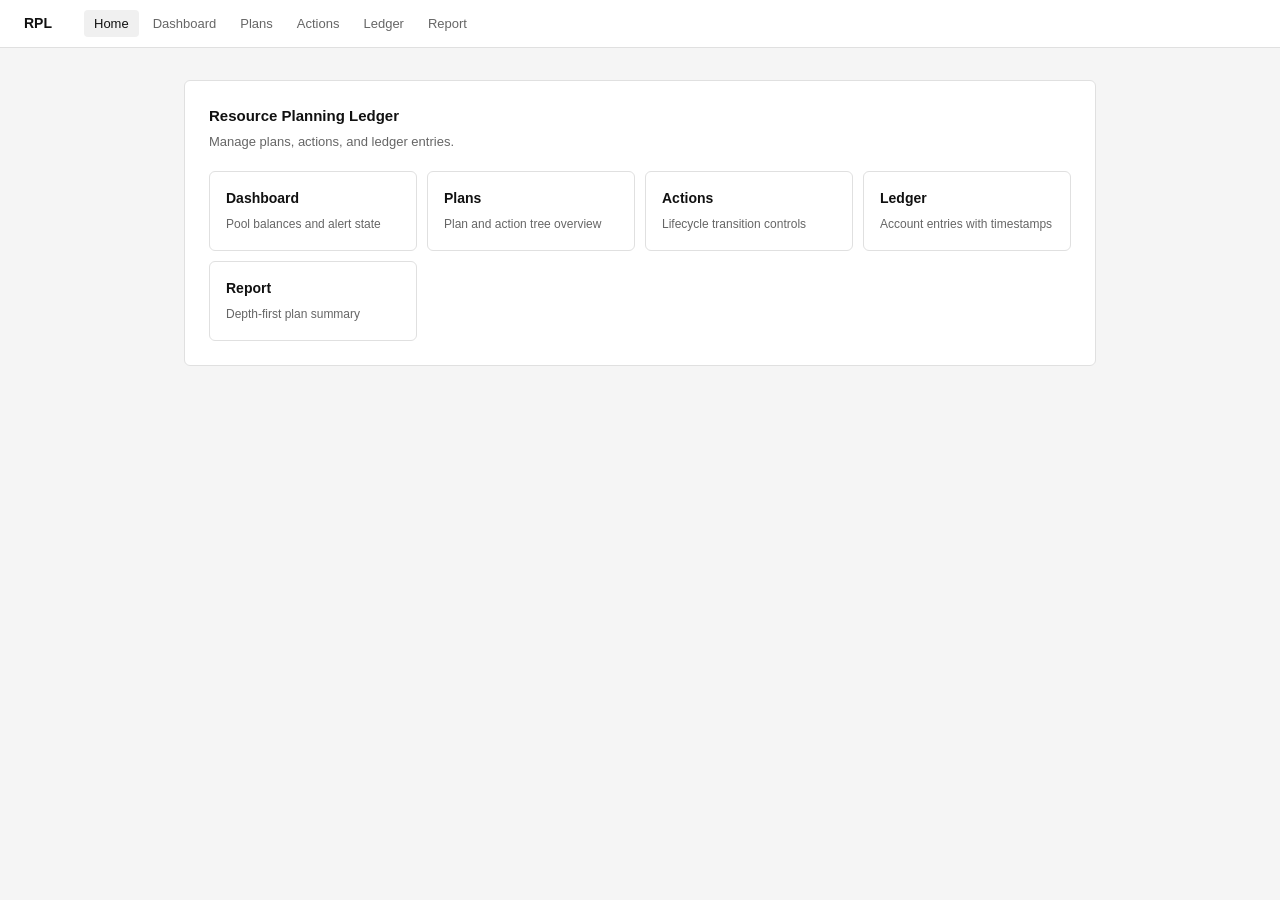
<file: index.html>
<!doctype html>
<html lang="en">
<head>
  <meta charset="UTF-8">
  <meta name="viewport" content="width=device-width, initial-scale=1.0">
  <title>Resource Planning Ledger</title>
  <link rel="stylesheet" href="styles.css">
</head>
<body class="page">
  <header class="topbar">
    <a class="brand" href="index.html">RPL</a>
    <nav>
      <a href="index.html" class="active">Home</a>
      <a href="dashboard.html">Dashboard</a>
      <a href="plan-view.html">Plans</a>
      <a href="action-detail.html">Actions</a>
      <a href="ledger-view.html">Ledger</a>
      <a href="report.html">Report</a>
    </nav>
  </header>
  <main class="main">
    <div class="card">
      <p class="card-title">Resource Planning Ledger</p>
      <p class="card-sub">Manage plans, actions, and ledger entries.</p>
      <div class="nav-grid">
        <a class="nav-tile" href="dashboard.html">
          <strong>Dashboard</strong>
          <span>Pool balances and alert state</span>
        </a>
        <a class="nav-tile" href="plan-view.html">
          <strong>Plans</strong>
          <span>Plan and action tree overview</span>
        </a>
        <a class="nav-tile" href="action-detail.html">
          <strong>Actions</strong>
          <span>Lifecycle transition controls</span>
        </a>
        <a class="nav-tile" href="ledger-view.html">
          <strong>Ledger</strong>
          <span>Account entries with timestamps</span>
        </a>
        <a class="nav-tile" href="report.html">
          <strong>Report</strong>
          <span>Depth-first plan summary</span>
        </a>
      </div>
    </div>
  </main>
</body>
</html>
</file>
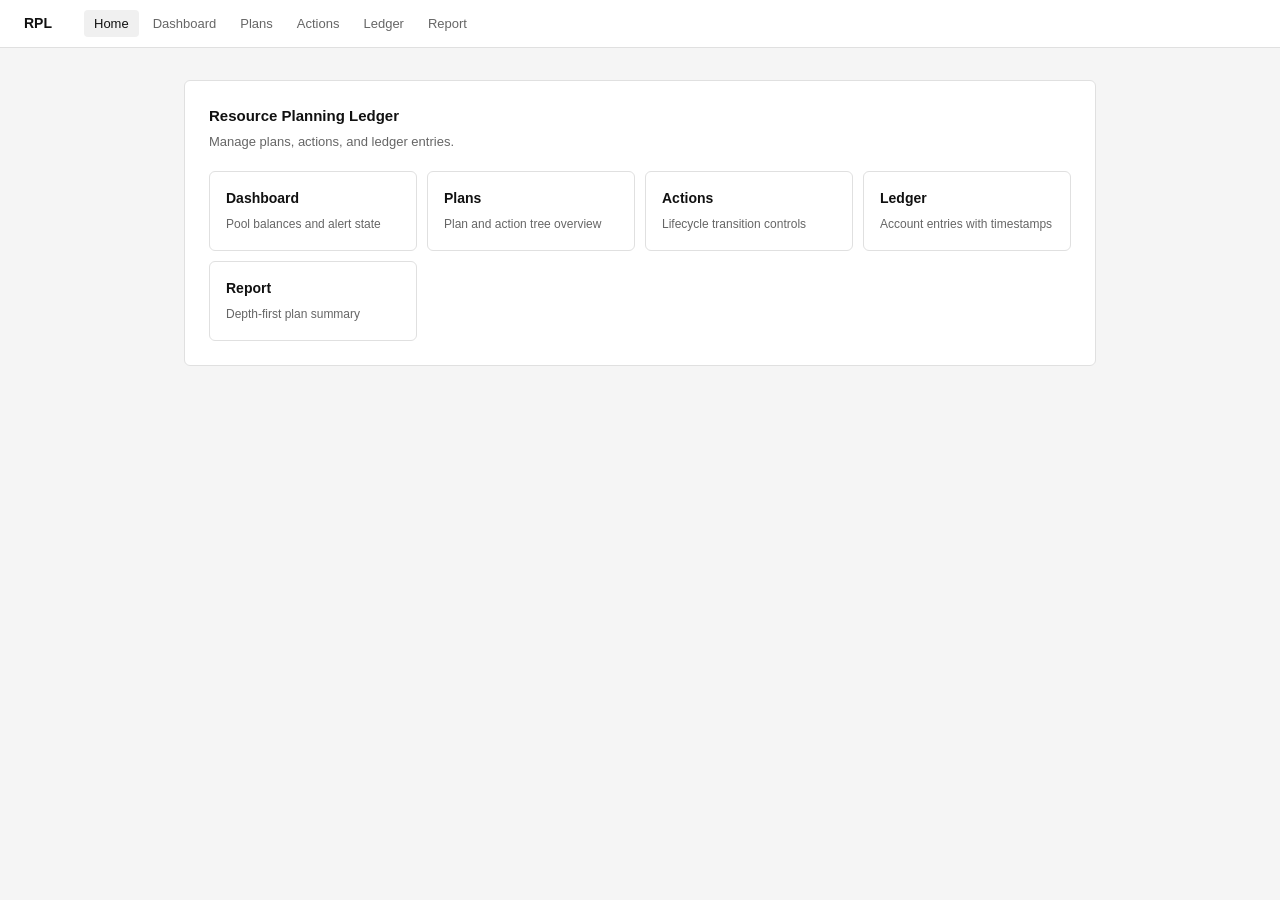
<file: frontend/index.html>
<!doctype html>
<html lang="en">
<head>
  <meta charset="UTF-8">
  <meta name="viewport" content="width=device-width, initial-scale=1.0">
  <title>Resource Planning Ledger</title>
  <link rel="stylesheet" href="styles.css">
  <script src="config.js"></script>
</head>
<body class="page">
  <header class="topbar">
    <a class="brand" href="index.html">RPL</a>
    <nav>
      <a href="index.html" class="active">Home</a>
      <a href="dashboard.html">Dashboard</a>
      <a href="plan-view.html">Plans</a>
      <a href="action-detail.html">Actions</a>
      <a href="ledger-view.html">Ledger</a>
      <a href="report.html">Report</a>
    </nav>
  </header>
  <main class="main">
    <div class="card">
      <p class="card-title">Resource Planning Ledger</p>
      <p class="card-sub">Manage plans, actions, and ledger entries.</p>
      <div class="nav-grid">
        <a class="nav-tile" href="dashboard.html">
          <strong>Dashboard</strong>
          <span>Pool balances and alert state</span>
        </a>
        <a class="nav-tile" href="plan-view.html">
          <strong>Plans</strong>
          <span>Plan and action tree overview</span>
        </a>
        <a class="nav-tile" href="action-detail.html">
          <strong>Actions</strong>
          <span>Lifecycle transition controls</span>
        </a>
        <a class="nav-tile" href="ledger-view.html">
          <strong>Ledger</strong>
          <span>Account entries with timestamps</span>
        </a>
        <a class="nav-tile" href="report.html">
          <strong>Report</strong>
          <span>Depth-first plan summary</span>
        </a>
      </div>
    </div>
  </main>
</body>
</html>
</file>
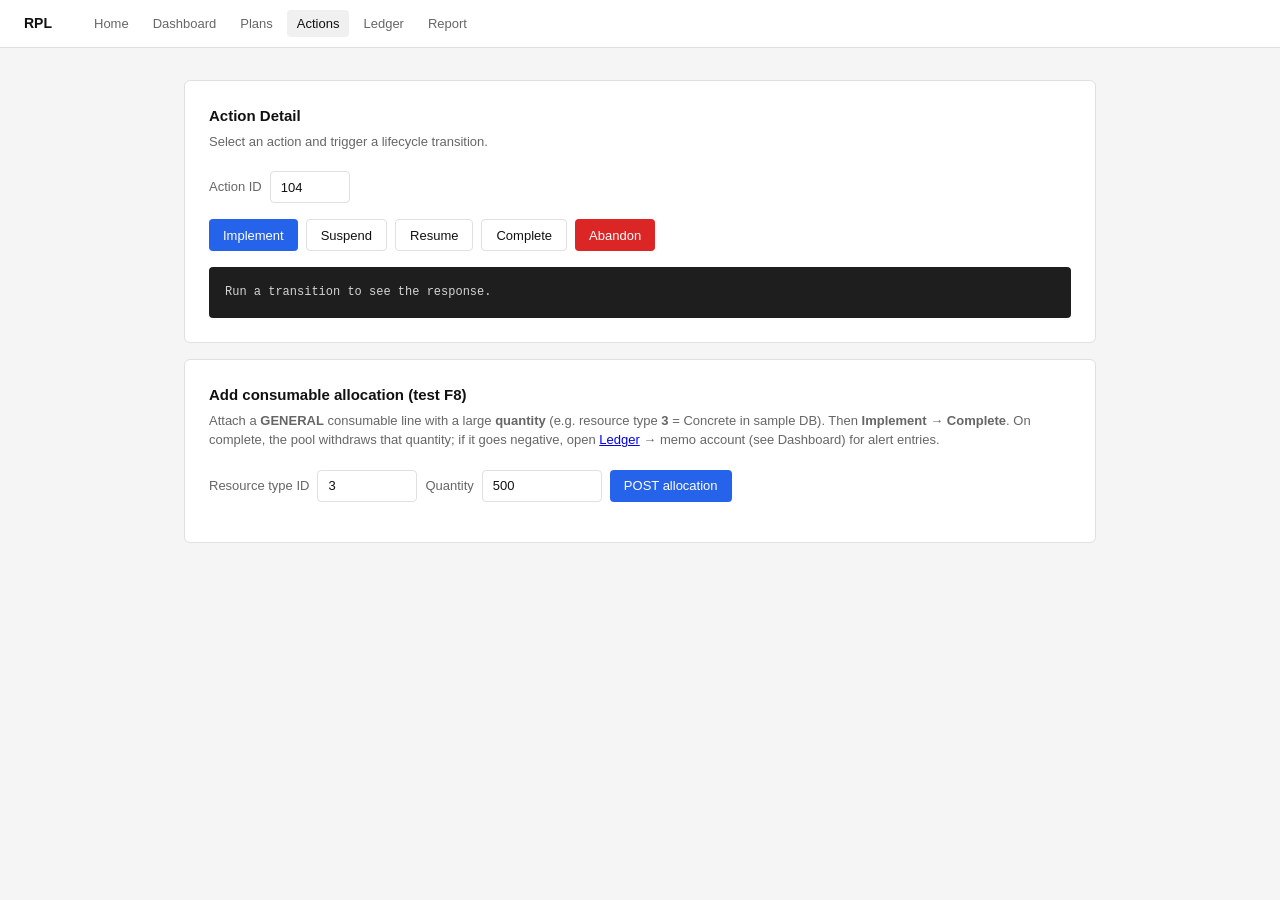
<file: action-detail.html>
<!doctype html>
<html lang="en">
<head>
  <meta charset="UTF-8">
  <meta name="viewport" content="width=device-width, initial-scale=1.0">
  <title>Actions — RPL</title>
  <link rel="stylesheet" href="styles.css">
</head>
<body class="page">
  <header class="topbar">
    <a class="brand" href="index.html">RPL</a>
    <nav>
      <a href="index.html">Home</a>
      <a href="dashboard.html">Dashboard</a>
      <a href="plan-view.html">Plans</a>
      <a href="action-detail.html" class="active">Actions</a>
      <a href="ledger-view.html">Ledger</a>
      <a href="report.html">Report</a>
    </nav>
  </header>
  <main class="main">
    <div class="card">
      <p class="card-title">Action Detail</p>
      <p class="card-sub">Select an action and trigger a lifecycle transition.</p>
      <div class="field">
        <label for="actionId">Action ID</label>
        <input id="actionId" type="number" value="104" min="1">
      </div>
      <div class="actions-row">
        <button class="btn btn-primary" onclick="transition('implement')">Implement</button>
        <button class="btn btn-ghost"   onclick="suspendAction()">Suspend</button>
        <button class="btn btn-ghost"   onclick="transition('resume')">Resume</button>
        <button class="btn btn-ghost"   onclick="transition('complete')">Complete</button>
        <button class="btn btn-danger"  onclick="transition('abandon')">Abandon</button>
      </div>
      <pre id="output">Run a transition to see the response.</pre>
    </div>
    <div class="card">
      <p class="card-title">Add consumable allocation (test F8)</p>
      <p class="card-sub">Attach a <strong>GENERAL</strong> consumable line with a large <strong>quantity</strong> (e.g. resource type <strong>3</strong> = Concrete in sample DB). Then <strong>Implement</strong> → <strong>Complete</strong>. On complete, the pool withdraws that quantity; if it goes negative, open <a href="ledger-view.html">Ledger</a> → memo account (see Dashboard) for alert entries.</p>
      <div class="field">
        <label for="resTypeId">Resource type ID</label>
        <input id="resTypeId" type="number" value="3" min="1" style="width:100px">
        <label for="allocQty">Quantity</label>
        <input id="allocQty" type="number" value="500" min="0.01" step="any" style="width:120px">
        <button class="btn btn-primary" onclick="addAllocation()">POST allocation</button>
      </div>
    </div>
  </main>
  <script>
    const API_BASE = "https://project4-backened.onrender.com";

    async function transition(eventName) {
      const id = document.getElementById("actionId").value;
      const out = document.getElementById("output");
      out.textContent = "Loading...";
      try {
        const res = await fetch(`${API_BASE}/api/actions/${id}/${eventName}`, { method: "POST" });
        const text = await res.text();
        out.textContent = text;
        try {
          out.textContent = JSON.stringify(JSON.parse(text), null, 2);
        } catch { /* leave raw */ }
      } catch (e) {
        out.textContent = "Error: " + e.message;
      }
    }

    async function suspendAction() {
      const id = document.getElementById("actionId").value;
      const out = document.getElementById("output");
      out.textContent = "Loading...";
      try {
        const res = await fetch(`${API_BASE}/api/actions/${id}/suspend`, {
          method: "POST",
          headers: { "Content-Type": "application/json" },
          body: JSON.stringify({ reason: "Paused from UI test" })
        });
        const text = await res.text();
        try {
          out.textContent = JSON.stringify(JSON.parse(text), null, 2);
        } catch {
          out.textContent = text;
        }
      } catch (e) {
        out.textContent = "Error: " + e.message;
      }
    }

    async function addAllocation() {
      const id = document.getElementById("actionId").value;
      const resourceTypeId = Number(document.getElementById("resTypeId").value);
      const quantity = Number(document.getElementById("allocQty").value);
      const out = document.getElementById("output");
      out.textContent = "Loading...";
      try {
        const res = await fetch(`${API_BASE}/api/actions/${id}/allocations`, {
          method: "POST",
          headers: { "Content-Type": "application/json" },
          body: JSON.stringify({
            resourceTypeId,
            quantity,
            kind: "GENERAL",
            assetId: null
          })
        });
        const text = await res.text();
        try {
          out.textContent = JSON.stringify(JSON.parse(text), null, 2);
        } catch {
          out.textContent = text;
        }
      } catch (e) {
        out.textContent = "Error: " + e.message;
      }
    }
  </script>
</body>
</html>
</file>
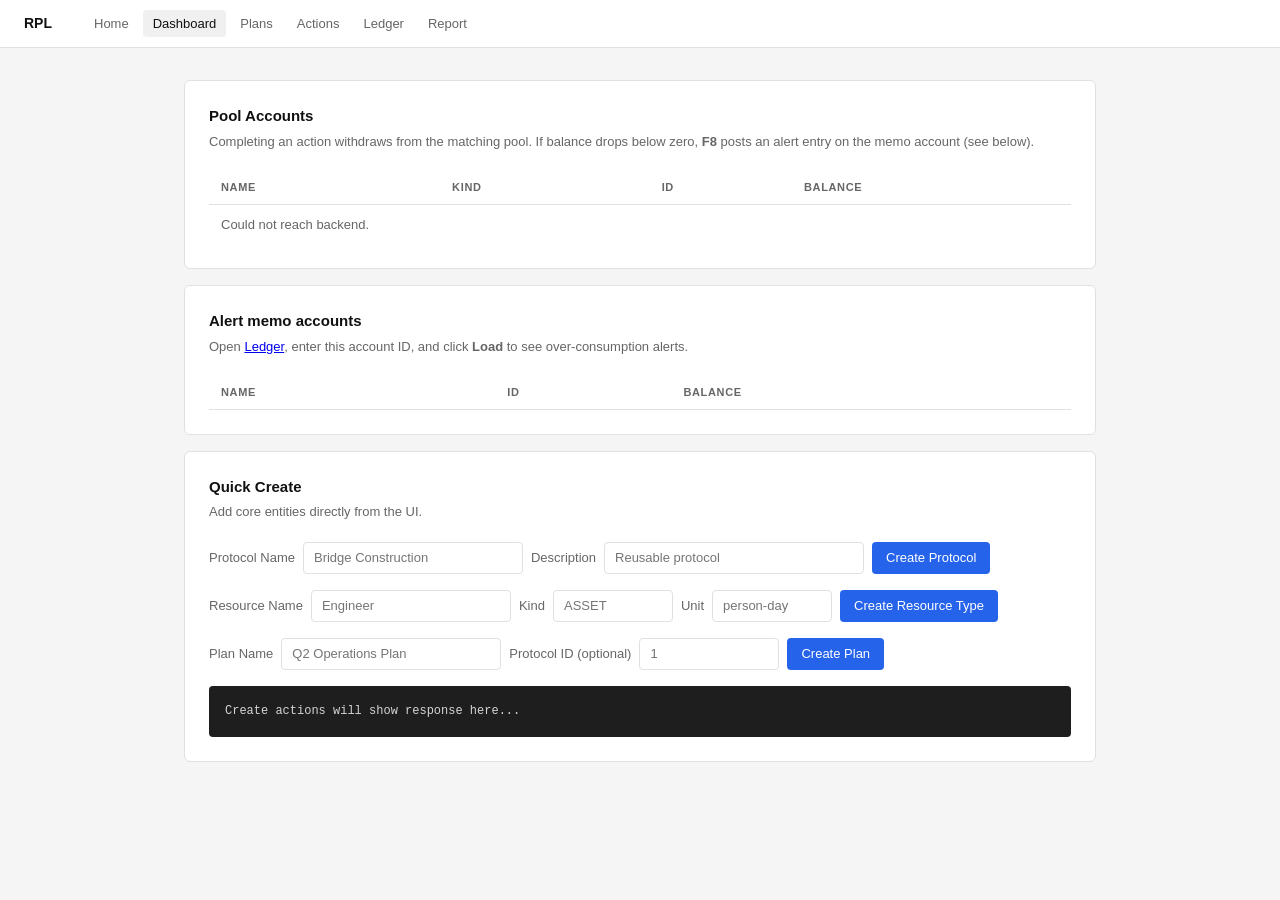
<file: dashboard.html>
<!doctype html>
<html lang="en">
<head>
  <meta charset="UTF-8">
  <meta name="viewport" content="width=device-width, initial-scale=1.0">
  <title>Dashboard — RPL</title>
  <link rel="stylesheet" href="styles.css">
</head>
<body class="page">
  <header class="topbar">
    <a class="brand" href="index.html">RPL</a>
    <nav>
      <a href="index.html">Home</a>
      <a href="dashboard.html" class="active">Dashboard</a>
      <a href="plan-view.html">Plans</a>
      <a href="action-detail.html">Actions</a>
      <a href="ledger-view.html">Ledger</a>
      <a href="report.html">Report</a>
    </nav>
  </header>
  <main class="main">
    <div class="card">
      <p class="card-title">Pool Accounts</p>
      <p class="card-sub">Completing an action withdraws from the matching pool. If balance drops below zero, <strong>F8</strong> posts an alert entry on the memo account (see below).</p>
      <div id="alert" class="alert">One or more pool balances are below zero.</div>
      <table>
        <thead>
          <tr>
            <th>Name</th>
            <th>Kind</th>
            <th>ID</th>
            <th>Balance</th>
          </tr>
        </thead>
        <tbody id="rows"></tbody>
      </table>
    </div>
    <div class="card">
      <p class="card-title">Alert memo accounts </p>
      <p class="card-sub">Open <a href="ledger-view.html">Ledger</a>, enter this account ID, and click <strong>Load</strong> to see over-consumption alerts.</p>
      <table>
        <thead>
          <tr>
            <th>Name</th>
            <th>ID</th>
            <th>Balance</th>
          </tr>
        </thead>
        <tbody id="memoRows"></tbody>
      </table>
    </div>
    <div class="card">
      <p class="card-title">Quick Create</p>
      <p class="card-sub">Add core entities directly from the UI.</p>

      <div class="field">
        <label>Protocol Name</label>
        <input id="protocolName" type="text" style="width:220px" placeholder="Bridge Construction">
        <label>Description</label>
        <input id="protocolDesc" type="text" style="width:260px" placeholder="Reusable protocol">
        <button class="btn btn-primary" onclick="createProtocol()">Create Protocol</button>
      </div>

      <div class="field">
        <label>Resource Name</label>
        <input id="resourceName" type="text" style="width:200px" placeholder="Engineer">
        <label>Kind</label>
        <input id="resourceKind" type="text" style="width:120px" placeholder="ASSET">
        <label>Unit</label>
        <input id="resourceUnit" type="text" style="width:120px" placeholder="person-day">
        <button class="btn btn-primary" onclick="createResourceType()">Create Resource Type</button>
      </div>

      <div class="field">
        <label>Plan Name</label>
        <input id="planName" type="text" style="width:220px" placeholder="Q2 Operations Plan">
        <label>Protocol ID (optional)</label>
        <input id="planProtocolId" type="number" min="1" style="width:140px" placeholder="1">
        <button class="btn btn-primary" onclick="createPlan()">Create Plan</button>
      </div>

      <pre id="opsOutput">Create actions will show response here...</pre>
    </div>
  </main>
  <script>
    const API_BASE = "https://project4-backened.onrender.com";

    async function load() {
      const rows = document.getElementById("rows");
      const alertEl = document.getElementById("alert");
      let hasNegative = false;

      try {
        const accounts = await fetch(`${API_BASE}/api/accounts`).then(r => r.json());
        rows.innerHTML = "";
        const memoRows = document.getElementById("memoRows");
        memoRows.innerHTML = "";

        accounts.filter(a => a.kind === "POOL").forEach(a => {
          const balance = Number(a.balance ?? 0);
          if (balance < 0) hasNegative = true;
          const tr = document.createElement("tr");
          tr.innerHTML = `
            <td>${a.name}</td>
            <td><span class="badge badge-pool">${a.kind}</span></td>
            <td>${a.id}</td>
            <td class="${balance < 0 ? "negative" : "positive"}">${balance.toFixed(2)}</td>`;
          rows.appendChild(tr);
        });

        accounts.filter(a => a.kind === "ALERT_MEMO").forEach(a => {
          const balance = Number(a.balance ?? 0);
          const tr = document.createElement("tr");
          tr.innerHTML = `
            <td>${a.name}</td>
            <td>${a.id}</td>
            <td class="positive">${balance.toFixed(2)}</td>`;
          memoRows.appendChild(tr);
        });
        if (!memoRows.childElementCount) {
          memoRows.innerHTML = `<tr><td colspan="3" style="color:var(--muted)">No ALERT_MEMO accounts (create a resource type to auto-create pool + memo + rule).</td></tr>`;
        }
      } catch {
        rows.innerHTML = `<tr><td colspan="3" style="color:var(--muted)">Could not reach backend.</td></tr>`;
      }

      alertEl.style.display = hasNegative ? "block" : "none";
    }

    async function postJson(url, body) {
      const res = await fetch(url, {
        method: "POST",
        headers: { "Content-Type": "application/json" },
        body: JSON.stringify(body)
      });
      const data = await res.json().catch(() => ({}));
      if (!res.ok) {
        throw new Error(data.error || `Request failed (${res.status})`);
      }
      return data;
    }

    async function createProtocol() {
      const output = document.getElementById("opsOutput");
      try {
        const name = document.getElementById("protocolName").value.trim();
        const description = document.getElementById("protocolDesc").value.trim();
        const data = await postJson(`${API_BASE}/api/protocols`, { name, description });
        output.textContent = `Protocol created:\n${JSON.stringify(data, null, 2)}`;
      } catch (e) {
        output.textContent = `Error: ${e.message}`;
      }
    }

    async function createResourceType() {
      const output = document.getElementById("opsOutput");
      try {
        const name = document.getElementById("resourceName").value.trim();
        const kind = document.getElementById("resourceKind").value.trim().toUpperCase();
        const unit = document.getElementById("resourceUnit").value.trim();
        const data = await postJson(`${API_BASE}/api/resource-types`, { name, kind, unit });
        output.textContent = `Resource type created:\n${JSON.stringify(data, null, 2)}`;
        load();
      } catch (e) {
        output.textContent = `Error: ${e.message}`;
      }
    }

    async function createPlan() {
      const output = document.getElementById("opsOutput");
      try {
        const name = document.getElementById("planName").value.trim();
        const protocolIdRaw = document.getElementById("planProtocolId").value.trim();
        const protocolId = protocolIdRaw ? Number(protocolIdRaw) : null;
        const data = await postJson(`${API_BASE}/api/plans`, { name, protocolId, parentPlanId: null });
        output.textContent = `Plan created:\n${JSON.stringify(data, null, 2)}`;
      } catch (e) {
        output.textContent = `Error: ${e.message}`;
      }
    }

    load();
    setInterval(load, 10000);
  </script>
</body>
</html>
</file>
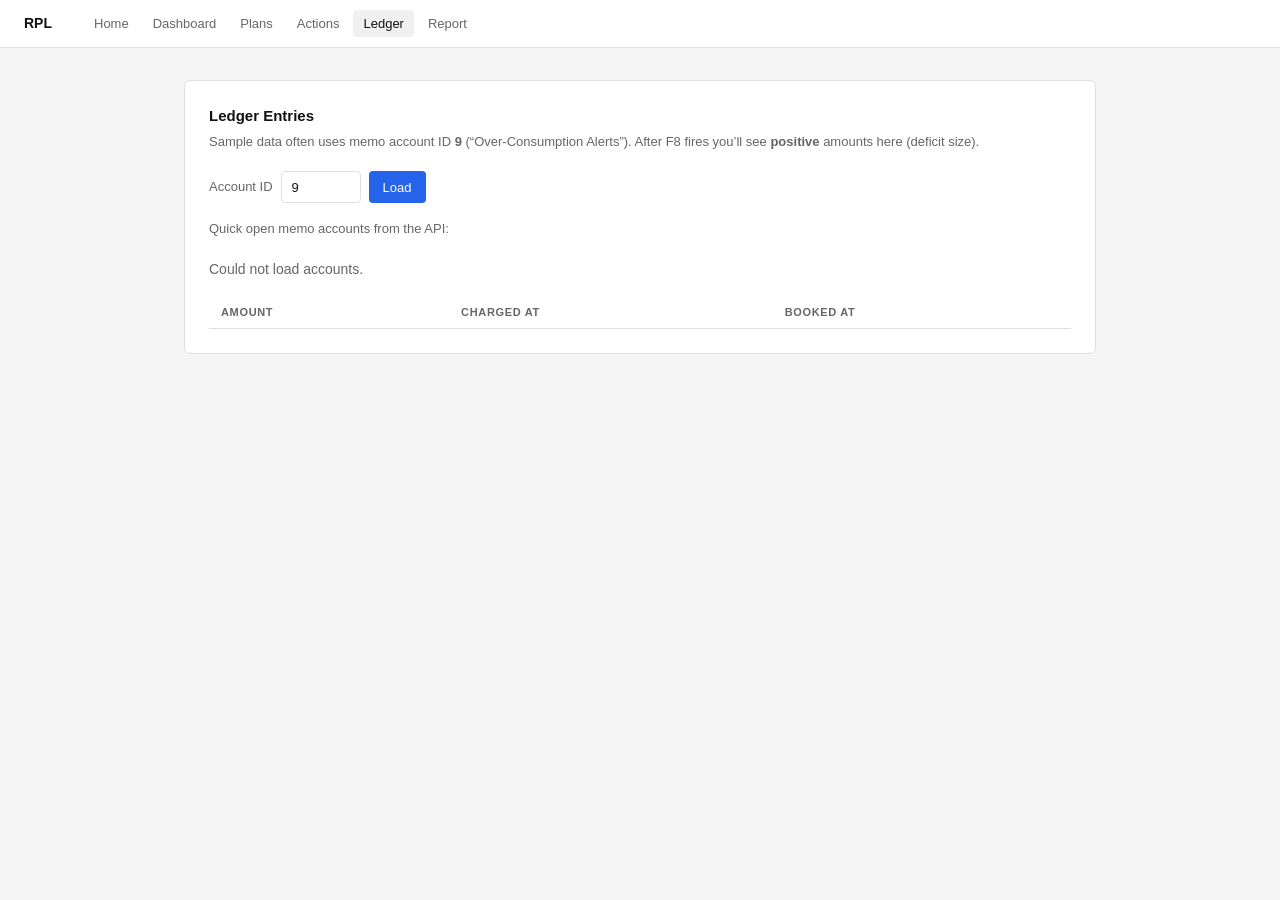
<file: ledger-view.html>
<!doctype html>
<html lang="en">
<head>
  <meta charset="UTF-8">
  <meta name="viewport" content="width=device-width, initial-scale=1.0">
  <title>Ledger — RPL</title>
  <link rel="stylesheet" href="styles.css">
</head>
<body class="page">
  <header class="topbar">
    <a class="brand" href="index.html">RPL</a>
    <nav>
      <a href="index.html">Home</a>
      <a href="dashboard.html">Dashboard</a>
      <a href="plan-view.html">Plans</a>
      <a href="action-detail.html">Actions</a>
      <a href="ledger-view.html" class="active">Ledger</a>
      <a href="report.html">Report</a>
    </nav>
  </header>
  <main class="main">
    <div class="card">
      <p class="card-title">Ledger Entries</p>
      <p class="card-sub">Sample data often uses memo account ID <strong>9</strong> (“Over-Consumption Alerts”). After F8 fires you’ll see <strong>positive</strong> amounts here (deficit size).</p>
      <div class="field">
        <label for="accountId">Account ID</label>
        <input id="accountId" type="number" value="9" min="1">
        <button class="btn btn-primary" onclick="loadEntries()">Load</button>
      </div>
      <p class="card-sub">Quick open memo accounts from the API:</p>
      <div id="memoShortcuts" class="field" style="flex-wrap:wrap;gap:8px"></div>
      <table>
        <thead>
          <tr>
            <th>Amount</th>
            <th>Charged At</th>
            <th>Booked At</th>
          </tr>
        </thead>
        <tbody id="entries"></tbody>
      </table>
    </div>
  </main>
  <script>
    const API_BASE = "https://project4-backened.onrender.com";

    async function loadMemoShortcuts() {
      const wrap = document.getElementById("memoShortcuts");
      wrap.innerHTML = "";
      try {
        const accounts = await fetch(`${API_BASE}/api/accounts`).then(r => r.json());
        accounts.filter(a => a.kind === "ALERT_MEMO").forEach(a => {
          const b = document.createElement("button");
          b.type = "button";
          b.className = "btn btn-ghost";
          b.textContent = `${a.name} (id ${a.id})`;
          b.onclick = () => {
            document.getElementById("accountId").value = a.id;
            loadEntries();
          };
          wrap.appendChild(b);
        });
        if (!wrap.childElementCount) {
          wrap.innerHTML = `<span style="color:var(--muted)">No ALERT_MEMO accounts returned.</span>`;
        }
      } catch {
        wrap.innerHTML = `<span style="color:var(--muted)">Could not load accounts.</span>`;
      }
    }

    async function loadEntries() {
      const id = document.getElementById("accountId").value;
      const tbody = document.getElementById("entries");
      tbody.innerHTML = "";
      try {
        const entries = await fetch(`${API_BASE}/api/accounts/${id}/entries`).then(r => r.json());
        if (!entries.length) {
          tbody.innerHTML = `<tr><td colspan="3" style="color:var(--muted)">No entries found.</td></tr>`;
          return;
        }
        entries.forEach(e => {
          const amount = Number(e.amount);
          const row = document.createElement("tr");
          row.innerHTML = `
            <td class="${amount < 0 ? "negative" : "positive"}">${amount.toFixed(2)}</td>
            <td>${e.chargedAt ?? "—"}</td>
            <td>${e.bookedAt ?? "—"}</td>`;
          tbody.appendChild(row);
        });
      } catch {
        tbody.innerHTML = `<tr><td colspan="3" style="color:var(--muted)">Could not reach backend.</td></tr>`;
      }
    }

    loadMemoShortcuts();
  </script>
</body>
</html>
</file>
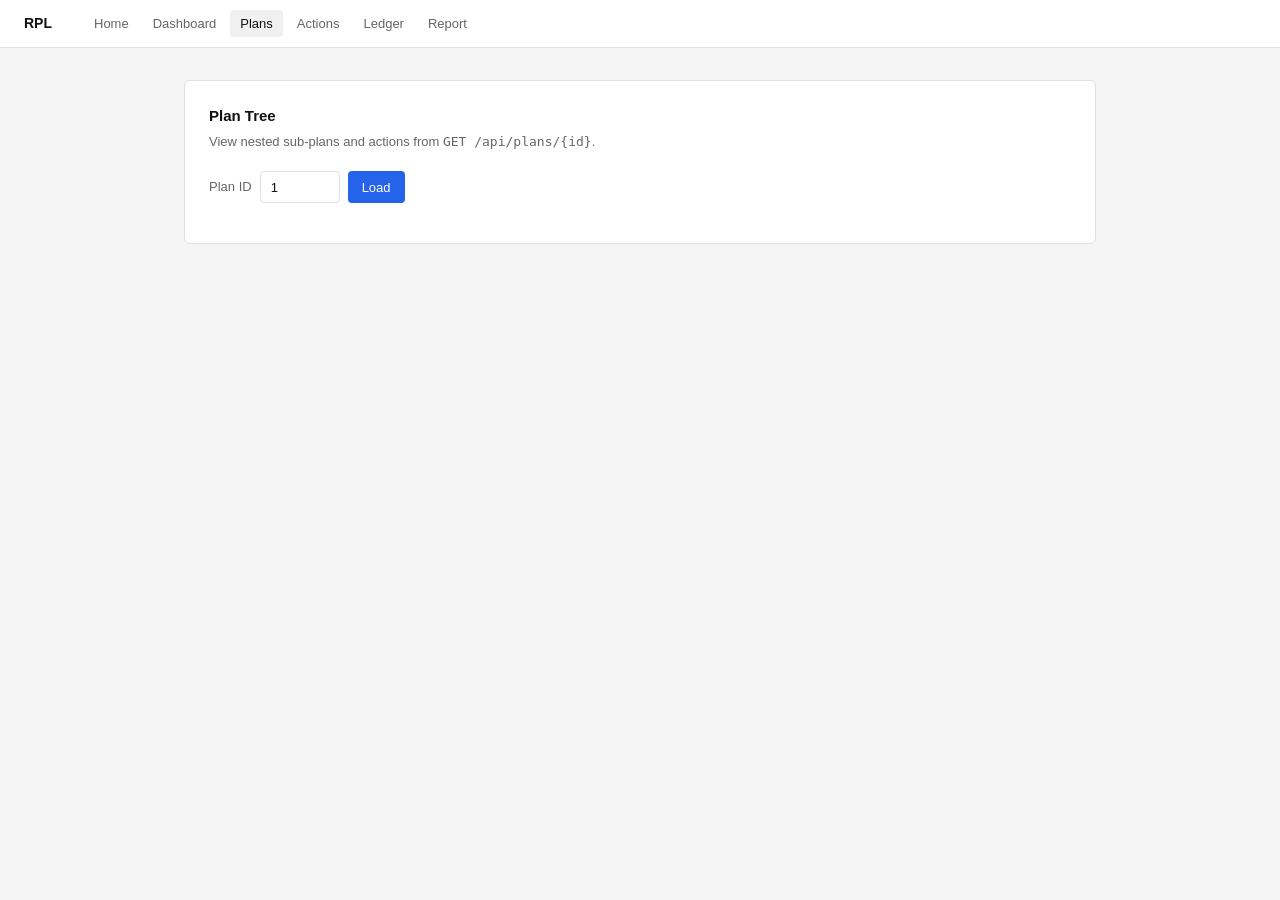
<file: plan-view.html>
<!doctype html>
<html lang="en">
<head>
  <meta charset="UTF-8">
  <meta name="viewport" content="width=device-width, initial-scale=1.0">
  <title>Plans — RPL</title>
  <link rel="stylesheet" href="styles.css">
</head>
<body class="page">
  <header class="topbar">
    <a class="brand" href="index.html">RPL</a>
    <nav>
      <a href="index.html">Home</a>
      <a href="dashboard.html">Dashboard</a>
      <a href="plan-view.html" class="active">Plans</a>
      <a href="action-detail.html">Actions</a>
      <a href="ledger-view.html">Ledger</a>
      <a href="report.html">Report</a>
    </nav>
  </header>
  <main class="main">
    <div class="card">
      <p class="card-title">Plan Tree</p>
      <p class="card-sub">View nested sub-plans and actions from <code>GET /api/plans/{id}</code>.</p>
      <div class="field">
        <label for="planId">Plan ID</label>
        <input id="planId" type="number" value="1" min="1">
        <button class="btn btn-primary" onclick="loadPlan()">Load</button>
      </div>
      <ul class="tree" id="tree"></ul>
    </div>
  </main>
  <script>
    const API_BASE = "https://project4-backened.onrender.com";

    function statusBadge(status) {
      const s = (status || "PROPOSED").toLowerCase();
      return `<span class="badge badge-${s}">${s}</span>`;
    }

    /** Render a plan node (composite): actions then nested sub-plans (recursive). */
    function renderPlanBranch(plan) {
      const li = document.createElement("li");
      li.innerHTML = `<span><strong>${plan.name}</strong></span>${statusBadge(plan.status || "PROPOSED")}`;
      const kids = document.createElement("ul");
      kids.className = "tree";

      (plan.actions || []).forEach(action => {
        const aLi = document.createElement("li");
        aLi.className = "tree-child";
        aLi.innerHTML = `<span>${action.name}</span>${statusBadge(action.status)}`;
        kids.appendChild(aLi);
      });

      (plan.subPlans || []).forEach(sub => {
        kids.appendChild(renderPlanBranch(sub));
      });

      if (kids.childElementCount > 0) {
        li.appendChild(kids);
      }
      return li;
    }

    async function loadPlan() {
      const id = document.getElementById("planId").value;
      const tree = document.getElementById("tree");
      tree.innerHTML = "";
      try {
        const plan = await fetch(`${API_BASE}/api/plans/${id}`).then(r => r.json());
        tree.appendChild(renderPlanBranch(plan));
      } catch {
        tree.innerHTML = `<li style="color:var(--muted)">Could not load plan.</li>`;
      }
    }
  </script>
</body>
</html>
</file>
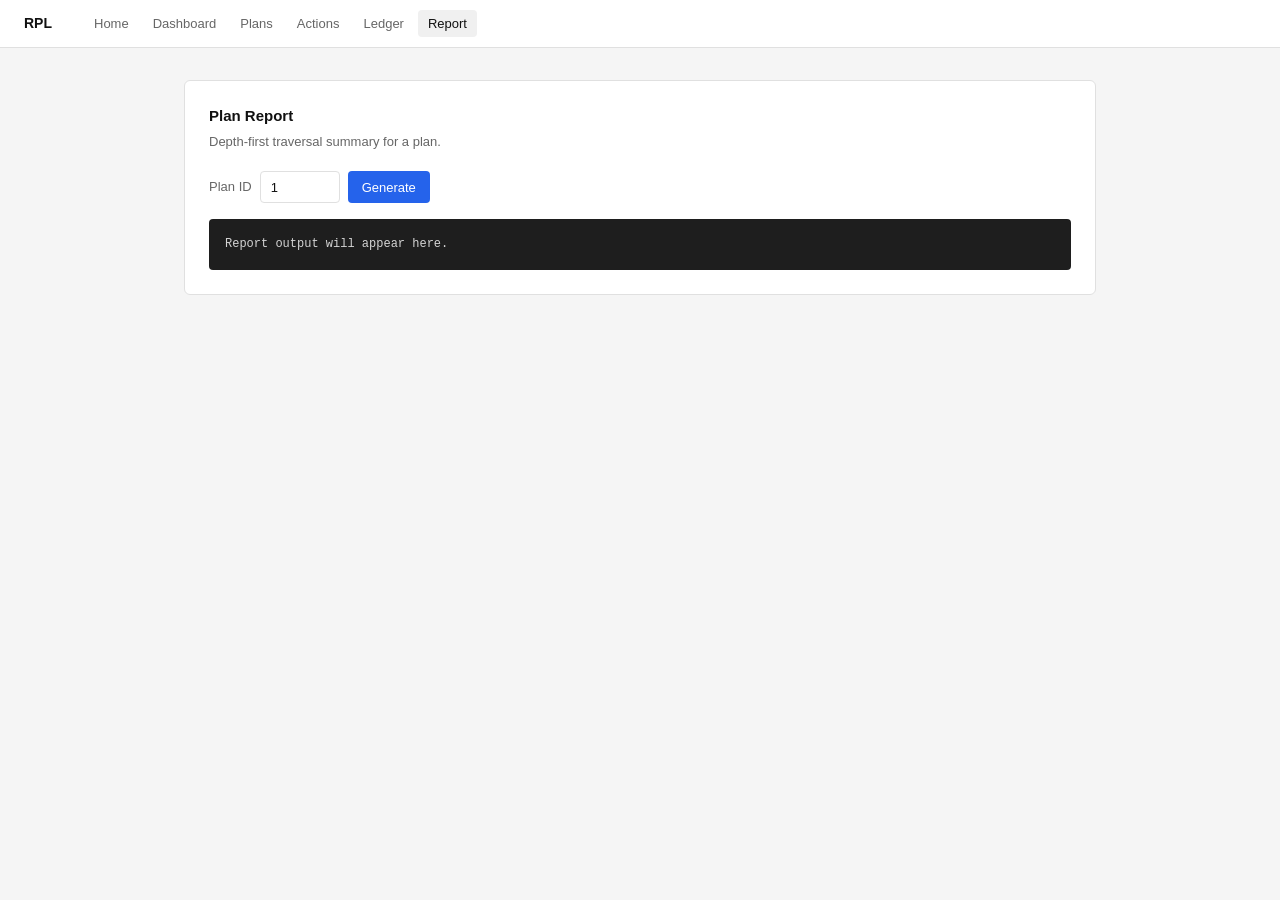
<file: report.html>
<!doctype html>
<html lang="en">
<head>
  <meta charset="UTF-8">
  <meta name="viewport" content="width=device-width, initial-scale=1.0">
  <title>Report — RPL</title>
  <link rel="stylesheet" href="styles.css">
</head>
<body class="page">
  <header class="topbar">
    <a class="brand" href="index.html">RPL</a>
    <nav>
      <a href="index.html">Home</a>
      <a href="dashboard.html">Dashboard</a>
      <a href="plan-view.html">Plans</a>
      <a href="action-detail.html">Actions</a>
      <a href="ledger-view.html">Ledger</a>
      <a href="report.html" class="active">Report</a>
    </nav>
  </header>
  <main class="main">
    <div class="card">
      <p class="card-title">Plan Report</p>
      <p class="card-sub">Depth-first traversal summary for a plan.</p>
      <div class="field">
        <label for="planId">Plan ID</label>
        <input id="planId" type="number" value="1" min="1">
        <button class="btn btn-primary" onclick="loadReport()">Generate</button>
      </div>
      <pre id="report">Report output will appear here.</pre>
    </div>
  </main>
  <script>
    async function loadReport() {
      const planId = document.getElementById("planId").value;
      const pre = document.getElementById("report");
      pre.textContent = "Loading...";
      try {
        const report = await fetch(`https://project4-backened.onrender.com/api/plans/${planId}/report`).then(r => r.json());
        pre.textContent = report.join("\n");
      } catch (e) {
        pre.textContent = "Error: " + e.message;
      }
    }
  </script>
</body>
</html>
</file>
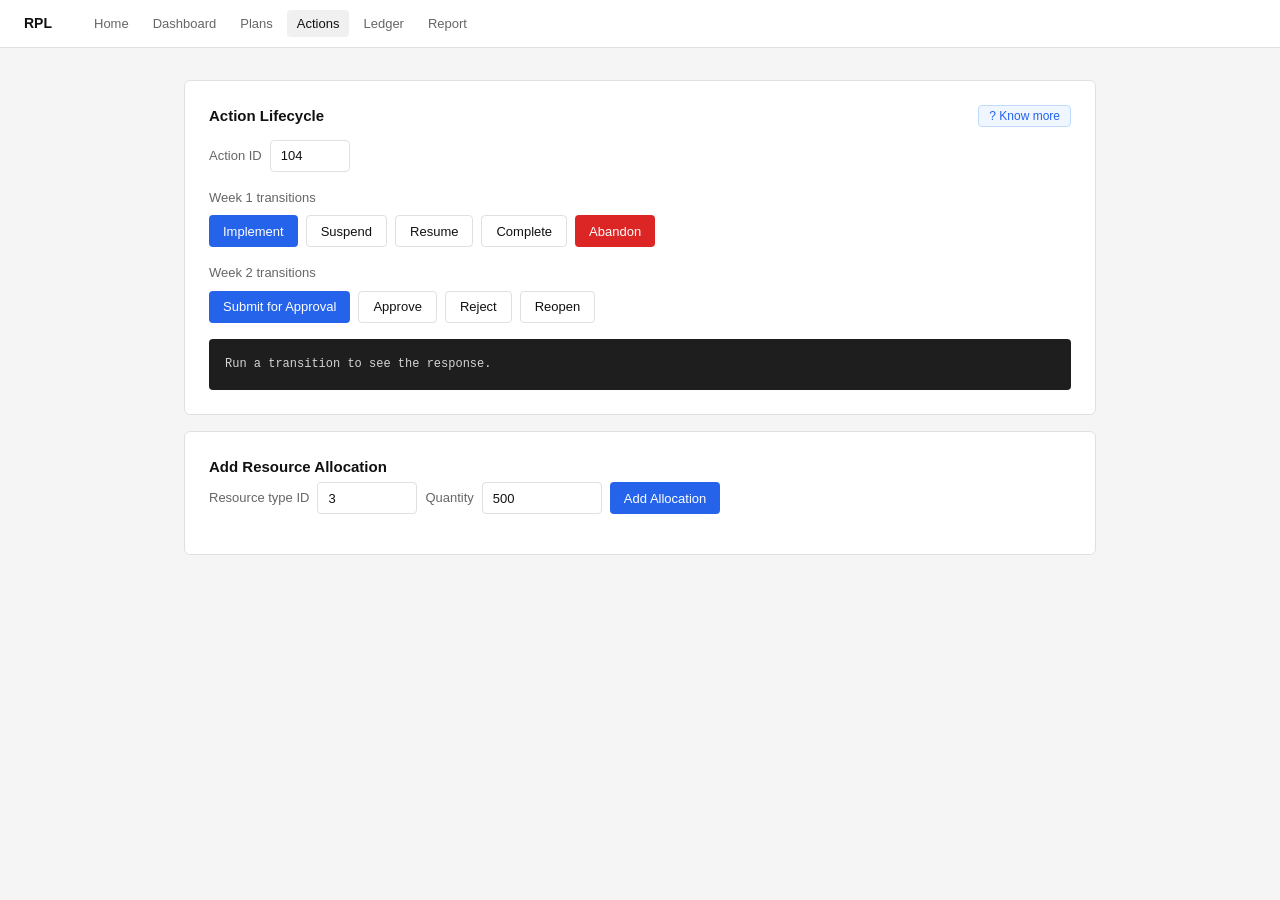
<file: frontend/action-detail.html>
<!doctype html>
<html lang="en">
<head>
  <meta charset="UTF-8">
  <meta name="viewport" content="width=device-width, initial-scale=1.0">
  <title>Actions — RPL</title>
  <link rel="stylesheet" href="styles.css">
  <script src="config.js"></script>
  <script src="help.js"></script>
</head>
<body class="page">
  <header class="topbar">
    <a class="brand" href="index.html">RPL</a>
    <nav>
      <a href="index.html">Home</a>
      <a href="dashboard.html">Dashboard</a>
      <a href="plan-view.html">Plans</a>
      <a href="action-detail.html" class="active">Actions</a>
      <a href="ledger-view.html">Ledger</a>
      <a href="report.html">Report</a>
    </nav>
  </header>
  <main class="main">
    <div class="card">
      <div style="display:flex;align-items:center;justify-content:space-between;margin-bottom:12px">
        <p class="card-title" style="margin:0">Action Lifecycle</p>
        <button class="help-btn" onclick="showHelp(event, this, 'actions')">? Know more</button>
      </div>
      <div class="field">
        <label for="actionId">Action ID</label>
        <input id="actionId" type="number" value="104" min="1">
      </div>
      <p class="card-sub" style="margin-bottom:8px">Week 1 transitions</p>
      <div class="actions-row">
        <button class="btn btn-primary" onclick="transition('implement')">Implement</button>
        <button class="btn btn-ghost"   onclick="suspendAction()">Suspend</button>
        <button class="btn btn-ghost"   onclick="transition('resume')">Resume</button>
        <button class="btn btn-ghost"   onclick="transition('complete')">Complete</button>
        <button class="btn btn-danger"  onclick="transition('abandon')">Abandon</button>
      </div>
      <p class="card-sub" style="margin-bottom:8px">Week 2 transitions</p>
      <div class="actions-row">
        <button class="btn btn-primary" onclick="transition('submitforapproval')">Submit for Approval</button>
        <button class="btn btn-ghost"   onclick="transition('approve')">Approve</button>
        <button class="btn btn-ghost"   onclick="transition('reject')">Reject</button>
        <button class="btn btn-ghost"   onclick="transition('reopen')">Reopen</button>
      </div>
      <pre id="output">Run a transition to see the response.</pre>
    </div>
    <div class="card">
      <p class="card-title">Add Resource Allocation</p>
      <div class="field">
        <label for="resTypeId">Resource type ID</label>
        <input id="resTypeId" type="number" value="3" min="1" style="width:100px">
        <label for="allocQty">Quantity</label>
        <input id="allocQty" type="number" value="500" min="0.01" step="any" style="width:120px">
        <button class="btn btn-primary" onclick="addAllocation()">Add Allocation</button>
      </div>
    </div>
  </main>
  <script>
    async function transition(eventName) {
      const id = document.getElementById("actionId").value;
      const out = document.getElementById("output");
      out.textContent = "Loading...";
      try {
        const res = await fetch(`${API_BASE}/api/actions/${id}/${eventName}`, { method: "POST" });
        const text = await res.text();
        try { out.textContent = JSON.stringify(JSON.parse(text), null, 2); }
        catch { out.textContent = text; }
      } catch (e) { out.textContent = "Error: " + e.message; }
    }

    async function suspendAction() {
      const id = document.getElementById("actionId").value;
      const out = document.getElementById("output");
      out.textContent = "Loading...";
      try {
        const res = await fetch(`${API_BASE}/api/actions/${id}/suspend`, { method: "POST", headers: { "Content-Type": "application/json" }, body: JSON.stringify({ reason: "Paused from UI" }) });
        const text = await res.text();
        try { out.textContent = JSON.stringify(JSON.parse(text), null, 2); }
        catch { out.textContent = text; }
      } catch (e) { out.textContent = "Error: " + e.message; }
    }

    async function addAllocation() {
      const id = document.getElementById("actionId").value;
      const out = document.getElementById("output");
      out.textContent = "Loading...";
      try {
        const res = await fetch(`${API_BASE}/api/actions/${id}/allocations`, { method: "POST", headers: { "Content-Type": "application/json" }, body: JSON.stringify({ resourceTypeId: Number(document.getElementById("resTypeId").value), quantity: Number(document.getElementById("allocQty").value), kind: "GENERAL", assetId: null }) });
        const text = await res.text();
        try { out.textContent = JSON.stringify(JSON.parse(text), null, 2); }
        catch { out.textContent = text; }
      } catch (e) { out.textContent = "Error: " + e.message; }
    }
  </script>
</body>
</html>
</file>
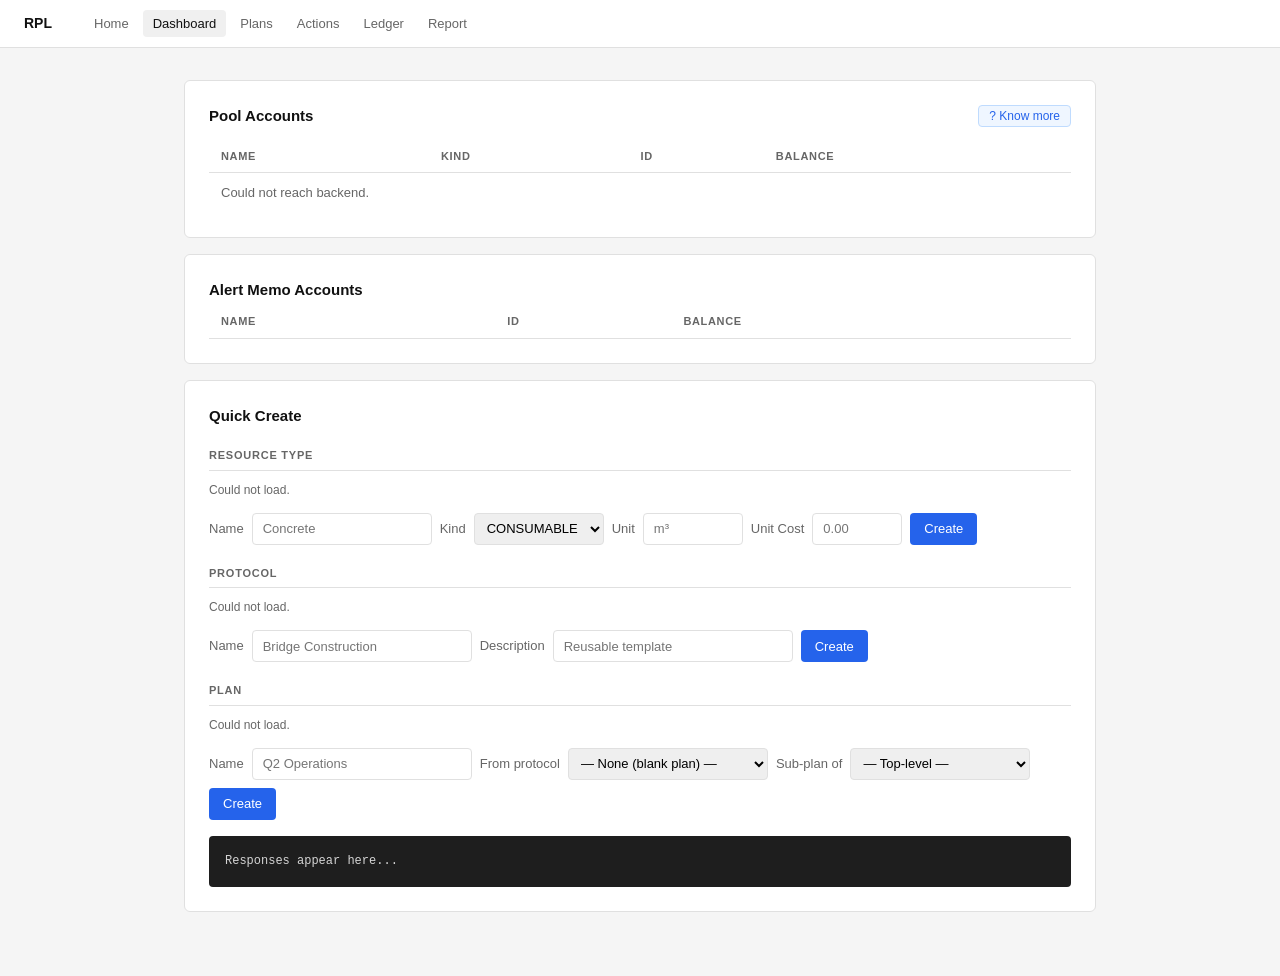
<file: frontend/dashboard.html>
<!doctype html>
<html lang="en">
<head>
  <meta charset="UTF-8">
  <meta name="viewport" content="width=device-width, initial-scale=1.0">
  <title>Dashboard — RPL</title>
  <link rel="stylesheet" href="styles.css">
  <script src="config.js"></script>
  <script src="help.js"></script>
  <style>
    .section-label {
      font-size: 11px;
      font-weight: 700;
      text-transform: uppercase;
      letter-spacing: 0.07em;
      color: var(--muted);
      margin: 20px 0 10px;
      padding-bottom: 6px;
      border-bottom: 1px solid var(--border);
    }
    .section-label:first-of-type { margin-top: 0; }
    .existing-list {
      display: flex;
      flex-wrap: wrap;
      gap: 6px;
      margin-bottom: 14px;
    }
    .existing-chip {
      font-size: 12px;
      background: #f5f5f5;
      border: 1px solid var(--border);
      border-radius: 4px;
      padding: 3px 9px;
      color: var(--text);
    }
    .step-row {
      display: flex;
      gap: 8px;
      align-items: center;
      margin-bottom: 6px;
    }
    .step-row input { width: 200px; }
    .remove-step {
      background: none;
      border: none;
      color: var(--muted);
      cursor: pointer;
      font-size: 16px;
      line-height: 1;
      padding: 0 4px;
    }
    .remove-step:hover { color: var(--danger); }
  </style>
</head>
<body class="page">
  <header class="topbar">
    <a class="brand" href="index.html">RPL</a>
    <nav>
      <a href="index.html">Home</a>
      <a href="dashboard.html" class="active">Dashboard</a>
      <a href="plan-view.html">Plans</a>
      <a href="action-detail.html">Actions</a>
      <a href="ledger-view.html">Ledger</a>
      <a href="report.html">Report</a>
    </nav>
  </header>
  <main class="main">

    <!-- Pool balances -->
    <div class="card">
      <div style="display:flex;align-items:center;justify-content:space-between;margin-bottom:12px">
        <p class="card-title" style="margin:0">Pool Accounts</p>
        <button class="help-btn" onclick="showHelp(event, this, 'dashboard')">? Know more</button>
      </div>
      <div id="alert" class="alert">One or more pool balances are below zero.</div>
      <table>
        <thead><tr><th>Name</th><th>Kind</th><th>ID</th><th>Balance</th></tr></thead>
        <tbody id="poolRows"></tbody>
      </table>
    </div>

    <!-- Alert memo accounts -->
    <div class="card">
      <p class="card-title">Alert Memo Accounts</p>
      <table>
        <thead><tr><th>Name</th><th>ID</th><th>Balance</th></tr></thead>
        <tbody id="memoRows"></tbody>
      </table>
    </div>

    <!-- Quick Create -->
    <div class="card">
      <p class="card-title">Quick Create</p>

      <!-- ── Resource Type ── -->
      <p class="section-label">Resource Type</p>
      <div id="resourceTypeList" class="existing-list">
        <span style="color:var(--muted);font-size:12px">Loading...</span>
      </div>
      <div class="field" style="flex-wrap:wrap">
        <label>Name</label>
        <input id="resourceName" type="text" style="width:180px" placeholder="Concrete">
        <label>Kind</label>
        <select id="resourceKind" style="height:32px;border:1px solid var(--border);border-radius:4px;padding:0 8px;font-size:13px">
          <option value="CONSUMABLE">CONSUMABLE</option>
          <option value="ASSET">ASSET</option>
        </select>
        <label>Unit</label>
        <input id="resourceUnit" type="text" style="width:100px" placeholder="m³">
        <label>Unit Cost</label>
        <input id="resourceUnitCost" type="number" min="0" step="any" style="width:90px" placeholder="0.00">
        <button class="btn btn-primary" onclick="createResourceType()">Create</button>
      </div>

      <!-- ── Protocol ── -->
      <p class="section-label">Protocol</p>
      <div id="protocolList" class="existing-list">
        <span style="color:var(--muted);font-size:12px">Loading...</span>
      </div>
      <div class="field">
        <label>Name</label>
        <input id="protocolName" type="text" style="width:220px" placeholder="Bridge Construction">
        <label>Description</label>
        <input id="protocolDesc" type="text" style="width:240px" placeholder="Reusable template">
        <button class="btn btn-primary" onclick="createProtocol()">Create</button>
      </div>

      <!-- Add steps to an existing protocol -->
      <div id="addStepsSection" style="display:none;margin-top:4px">
        <p style="font-size:12px;color:var(--muted);margin-bottom:8px">
          Protocol <strong id="createdProtocolLabel"></strong> created. Add steps (optional):
        </p>
        <div id="stepsContainer"></div>
        <div style="display:flex;gap:8px;margin-top:6px">
          <button class="btn btn-ghost" onclick="addStepRow()">+ Add step</button>
          <button class="btn btn-primary" onclick="saveSteps()">Save steps</button>
          <button class="btn btn-ghost" onclick="skipSteps()">Skip</button>
        </div>
      </div>

      <!-- ── Plan ── -->
      <p class="section-label">Plan</p>
      <div id="planList" class="existing-list">
        <span style="color:var(--muted);font-size:12px">Loading...</span>
      </div>
      <div class="field" style="flex-wrap:wrap">
        <label>Name</label>
        <input id="planName" type="text" style="width:220px" placeholder="Q2 Operations">
        <label>From protocol</label>
        <select id="planProtocolId" style="height:32px;border:1px solid var(--border);border-radius:4px;padding:0 8px;font-size:13px;width:200px">
          <option value="">— None (blank plan) —</option>
        </select>
        <label>Sub-plan of</label>
        <select id="planParentId" style="height:32px;border:1px solid var(--border);border-radius:4px;padding:0 8px;font-size:13px;width:180px">
          <option value="">— Top-level —</option>
        </select>
        <button class="btn btn-primary" onclick="createPlan()">Create</button>
      </div>

      <pre id="opsOutput" style="margin-top:8px">Responses appear here...</pre>
    </div>
  </main>

  <script>
    let currentProtocolId = null;

    // ── Accounts ────────────────────────────────────────────────────────────
    async function loadAccounts() {
      const alertEl = document.getElementById("alert");
      let hasNegative = false;
      try {
        const accounts = await fetch(`${API_BASE}/api/accounts`).then(r => r.json());
        const poolRows = document.getElementById("poolRows");
        const memoRows = document.getElementById("memoRows");
        poolRows.innerHTML = "";
        memoRows.innerHTML = "";

        accounts.filter(a => a.kind === "POOL").forEach(a => {
          const balance = Number(a.balance ?? 0);
          if (balance < 0) hasNegative = true;
          const tr = document.createElement("tr");
          tr.innerHTML = `<td>${a.name}</td><td><span class="badge badge-pool">${a.kind}</span></td><td>${a.id}</td><td class="${balance < 0 ? "negative" : "positive"}">${balance.toFixed(2)}</td>`;
          poolRows.appendChild(tr);
        });
        accounts.filter(a => a.kind === "ALERT_MEMO").forEach(a => {
          const balance = Number(a.balance ?? 0);
          const tr = document.createElement("tr");
          tr.innerHTML = `<td>${a.name}</td><td>${a.id}</td><td class="positive">${balance.toFixed(2)}</td>`;
          memoRows.appendChild(tr);
        });
        if (!memoRows.childElementCount) {
          memoRows.innerHTML = `<tr><td colspan="3" style="color:var(--muted)">No alert memo accounts yet — create a resource type to generate one.</td></tr>`;
        }
      } catch {
        document.getElementById("poolRows").innerHTML = `<tr><td colspan="4" style="color:var(--muted)">Could not reach backend.</td></tr>`;
      }
      alertEl.style.display = hasNegative ? "block" : "none";
    }

    // ── Resource Types ───────────────────────────────────────────────────────
    async function loadResourceTypes() {
      const wrap = document.getElementById("resourceTypeList");
      try {
        const list = await fetch(`${API_BASE}/api/resource-types`).then(r => r.json());
        if (!list.length) {
          wrap.innerHTML = `<span style="color:var(--muted);font-size:12px">None yet.</span>`;
          return;
        }
        wrap.innerHTML = list.map(rt =>
          `<span class="existing-chip">ID ${rt.id} · <strong>${rt.name}</strong> · ${rt.kind} · ${rt.unit || '—'} · cost: ${rt.unitCost ?? 0}</span>`
        ).join("");
      } catch {
        wrap.innerHTML = `<span style="color:var(--muted);font-size:12px">Could not load.</span>`;
      }
    }

    async function createResourceType() {
      const out = document.getElementById("opsOutput");
      const name = document.getElementById("resourceName").value.trim();
      const kind = document.getElementById("resourceKind").value;
      const unit = document.getElementById("resourceUnit").value.trim();
      const unitCostRaw = document.getElementById("resourceUnitCost").value.trim();
      const unitCost = unitCostRaw ? Number(unitCostRaw) : 0.0;
      if (!name) { out.textContent = "Error: Name is required."; return; }
      try {
        const data = await postJson(`${API_BASE}/api/resource-types`, { name, kind, unit, unitCost });
        out.textContent = `Resource type created:\n${JSON.stringify(data, null, 2)}`;
        loadResourceTypes();
        loadAccounts();
        document.getElementById("resourceName").value = "";
        document.getElementById("resourceUnit").value = "";
        document.getElementById("resourceUnitCost").value = "";
      } catch (e) { out.textContent = `Error: ${e.message}`; }
    }

    // ── Protocols ────────────────────────────────────────────────────────────
    async function loadProtocols() {
      const wrap = document.getElementById("protocolList");
      const sel = document.getElementById("planProtocolId");
      try {
        const list = await fetch(`${API_BASE}/api/protocols`).then(r => r.json());
        if (!list.length) {
          wrap.innerHTML = `<span style="color:var(--muted);font-size:12px">None yet.</span>`;
        } else {
          wrap.innerHTML = list.map(p =>
            `<span class="existing-chip">ID ${p.id} · <strong>${p.name}</strong> · ${p.steps?.length ?? 0} step(s)</span>`
          ).join("");
        }
        // Populate protocol dropdown for plan creation
        sel.innerHTML = `<option value="">— None (blank plan) —</option>`;
        list.forEach(p => {
          const opt = document.createElement("option");
          opt.value = p.id;
          opt.textContent = `${p.name} (${p.steps?.length ?? 0} steps)`;
          sel.appendChild(opt);
        });
      } catch {
        wrap.innerHTML = `<span style="color:var(--muted);font-size:12px">Could not load.</span>`;
      }
    }

    async function createProtocol() {
      const out = document.getElementById("opsOutput");
      const name = document.getElementById("protocolName").value.trim();
      const description = document.getElementById("protocolDesc").value.trim();
      if (!name) { out.textContent = "Error: Name is required."; return; }
      try {
        const data = await postJson(`${API_BASE}/api/protocols`, { name, description });
        currentProtocolId = data.id;
        out.textContent = `Protocol created (ID ${data.id}):\n${JSON.stringify(data, null, 2)}`;
        document.getElementById("protocolName").value = "";
        document.getElementById("protocolDesc").value = "";
        document.getElementById("createdProtocolLabel").textContent = `"${data.name}" (ID ${data.id})`;
        document.getElementById("stepsContainer").innerHTML = "";
        document.getElementById("addStepsSection").style.display = "block";
        addStepRow();
        loadProtocols();
      } catch (e) { out.textContent = `Error: ${e.message}`; }
    }

    function addStepRow() {
      const container = document.getElementById("stepsContainer");
      const row = document.createElement("div");
      row.className = "step-row";
      row.innerHTML = `
        <input type="text" placeholder="Step name (e.g. Site Survey)" style="width:260px">
        <button class="remove-step" onclick="this.parentElement.remove()">×</button>`;
      container.appendChild(row);
    }

    async function saveSteps() {
      const out = document.getElementById("opsOutput");
      const rows = document.querySelectorAll("#stepsContainer .step-row input");
      const names = [...rows].map(i => i.value.trim()).filter(Boolean);
      if (!names.length) { skipSteps(); return; }
      try {
        for (const name of names) {
          await postJson(`${API_BASE}/api/protocols/${currentProtocolId}/steps`, { name });
        }
        out.textContent = `Saved ${names.length} step(s) to protocol ${currentProtocolId}.`;
        skipSteps();
        loadProtocols();
      } catch (e) { out.textContent = `Error saving steps: ${e.message}`; }
    }

    function skipSteps() {
      document.getElementById("addStepsSection").style.display = "none";
      document.getElementById("stepsContainer").innerHTML = "";
      currentProtocolId = null;
    }

    // ── Plans ────────────────────────────────────────────────────────────────
    async function loadPlans() {
      const wrap = document.getElementById("planList");
      const sel = document.getElementById("planParentId");
      try {
        const list = await fetch(`${API_BASE}/api/plans`).then(r => r.json());
        if (!list.length) {
          wrap.innerHTML = `<span style="color:var(--muted);font-size:12px">None yet.</span>`;
        } else {
          wrap.innerHTML = list.map(p =>
            `<span class="existing-chip">ID ${p.id} · <strong>${p.name}</strong></span>`
          ).join("");
        }
        sel.innerHTML = `<option value="">— Top-level —</option>`;
        list.forEach(p => {
          const opt = document.createElement("option");
          opt.value = p.id;
          opt.textContent = `${p.name} (ID ${p.id})`;
          sel.appendChild(opt);
        });
      } catch {
        wrap.innerHTML = `<span style="color:var(--muted);font-size:12px">Could not load.</span>`;
      }
    }

    async function createPlan() {
      const out = document.getElementById("opsOutput");
      const name = document.getElementById("planName").value.trim();
      const protocolIdRaw = document.getElementById("planProtocolId").value;
      const parentIdRaw = document.getElementById("planParentId").value;
      if (!name) { out.textContent = "Error: Name is required."; return; }
      const protocolId = protocolIdRaw ? Number(protocolIdRaw) : null;
      const parentPlanId = parentIdRaw ? Number(parentIdRaw) : null;
      try {
        const data = await postJson(`${API_BASE}/api/plans`, { name, protocolId, parentPlanId });
        out.textContent = `Plan created:\n${JSON.stringify(data, null, 2)}`;
        document.getElementById("planName").value = "";
        loadPlans();
      } catch (e) { out.textContent = `Error: ${e.message}`; }
    }

    // ── Helpers ──────────────────────────────────────────────────────────────
    async function postJson(url, body) {
      const res = await fetch(url, { method: "POST", headers: { "Content-Type": "application/json" }, body: JSON.stringify(body) });
      const data = await res.json().catch(() => ({}));
      if (!res.ok) throw new Error(data.error || data.message || `Request failed (${res.status})`);
      return data;
    }

    // ── Init ─────────────────────────────────────────────────────────────────
    async function init() {
      await Promise.all([loadAccounts(), loadResourceTypes(), loadProtocols(), loadPlans()]);
    }

    init();
    setInterval(loadAccounts, 10000);
  </script>
</body>
</html>
</file>
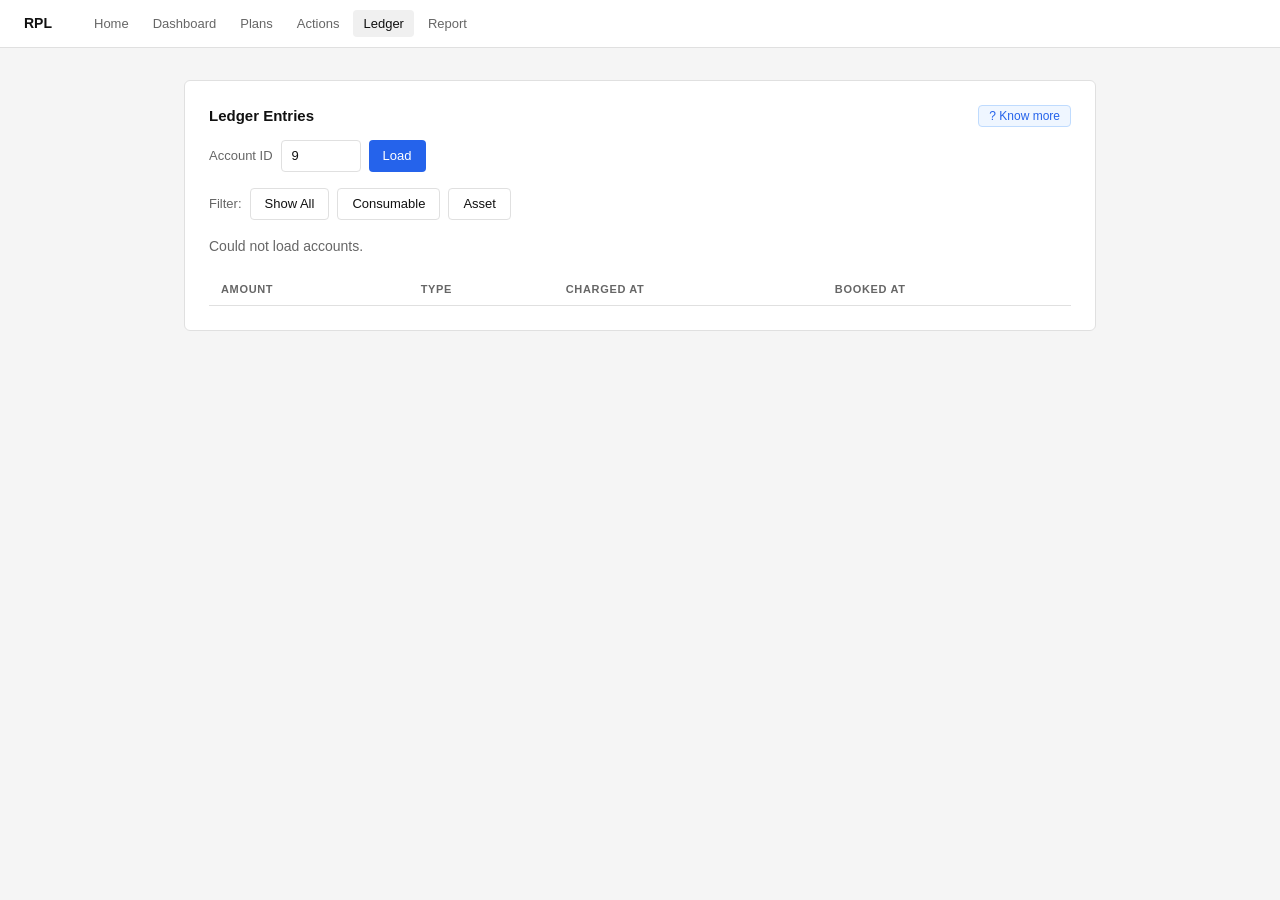
<file: frontend/ledger-view.html>
<!doctype html>
<html lang="en">
<head>
  <meta charset="UTF-8">
  <meta name="viewport" content="width=device-width, initial-scale=1.0">
  <title>Ledger — RPL</title>
  <link rel="stylesheet" href="styles.css">
  <script src="config.js"></script>
  <script src="help.js"></script>
</head>
<body class="page">
  <header class="topbar">
    <a class="brand" href="index.html">RPL</a>
    <nav>
      <a href="index.html">Home</a>
      <a href="dashboard.html">Dashboard</a>
      <a href="plan-view.html">Plans</a>
      <a href="action-detail.html">Actions</a>
      <a href="ledger-view.html" class="active">Ledger</a>
      <a href="report.html">Report</a>
    </nav>
  </header>
  <main class="main">
    <div class="card">
      <div style="display:flex;align-items:center;justify-content:space-between;margin-bottom:12px">
        <p class="card-title" style="margin:0">Ledger Entries</p>
        <button class="help-btn" onclick="showHelp(event, this, 'ledger')">? Know more</button>
      </div>
      <div class="field">
        <label for="accountId">Account ID</label>
        <input id="accountId" type="number" value="9" min="1">
        <button class="btn btn-primary" onclick="loadEntries()">Load</button>
      </div>
      <div class="field" style="gap:8px">
        <label>Filter:</label>
        <button class="btn btn-ghost" id="filterAll"        onclick="setFilter('all')">Show All</button>
        <button class="btn btn-ghost" id="filterConsumable" onclick="setFilter('consumable')">Consumable</button>
        <button class="btn btn-ghost" id="filterAsset"      onclick="setFilter('asset')">Asset</button>
      </div>
      <div id="memoShortcuts" class="field" style="flex-wrap:wrap;gap:8px"></div>
      <table>
        <thead>
          <tr><th>Amount</th><th>Type</th><th>Charged At</th><th>Booked At</th></tr>
        </thead>
        <tbody id="entries"></tbody>
      </table>
    </div>
  </main>
  <script>
    let currentFilter = 'all';
    let allEntries = [];

    function setFilter(f) {
      currentFilter = f;
      document.querySelectorAll('[id^="filter"]').forEach(b => b.style.fontWeight = 'normal');
      document.getElementById('filter' + f.charAt(0).toUpperCase() + f.slice(1)).style.fontWeight = 'bold';
      renderEntries();
    }

    function entryType(e) {
      return (e.accountName || '').toLowerCase().includes('asset') ? 'asset' : 'consumable';
    }

    function renderEntries() {
      const tbody = document.getElementById("entries");
      tbody.innerHTML = "";
      const filtered = currentFilter === 'all' ? allEntries : allEntries.filter(e => entryType(e) === currentFilter);
      if (!filtered.length) {
        tbody.innerHTML = `<tr><td colspan="4" style="color:var(--muted)">No entries match this filter.</td></tr>`;
        return;
      }
      filtered.forEach(e => {
        const amount = Number(e.amount);
        const row = document.createElement("tr");
        row.innerHTML = `<td class="${amount < 0 ? "negative" : "positive"}">${amount.toFixed(2)}</td><td><span class="badge badge-pool">${entryType(e)}</span></td><td>${e.chargedAt ?? "—"}</td><td>${e.bookedAt ?? "—"}</td>`;
        tbody.appendChild(row);
      });
    }

    async function loadMemoShortcuts() {
      const wrap = document.getElementById("memoShortcuts");
      try {
        const accounts = await fetch(`${API_BASE}/api/accounts`).then(r => r.json());
        accounts.filter(a => a.kind === "ALERT_MEMO").forEach(a => {
          const b = document.createElement("button");
          b.type = "button"; b.className = "btn btn-ghost";
          b.textContent = `${a.name} (id ${a.id})`;
          b.onclick = () => { document.getElementById("accountId").value = a.id; loadEntries(); };
          wrap.appendChild(b);
        });
        if (!wrap.childElementCount) wrap.innerHTML = `<span style="color:var(--muted)">No alert memo accounts yet.</span>`;
      } catch {
        wrap.innerHTML = `<span style="color:var(--muted)">Could not load accounts.</span>`;
      }
    }

    async function loadEntries() {
      const id = document.getElementById("accountId").value;
      const tbody = document.getElementById("entries");
      tbody.innerHTML = "Loading...";
      try {
        allEntries = await fetch(`${API_BASE}/api/accounts/${id}/entries`).then(r => r.json());
        renderEntries();
      } catch {
        tbody.innerHTML = `<tr><td colspan="4" style="color:var(--muted)">Could not reach backend.</td></tr>`;
      }
    }

    loadMemoShortcuts();
  </script>
</body>
</html>
</file>
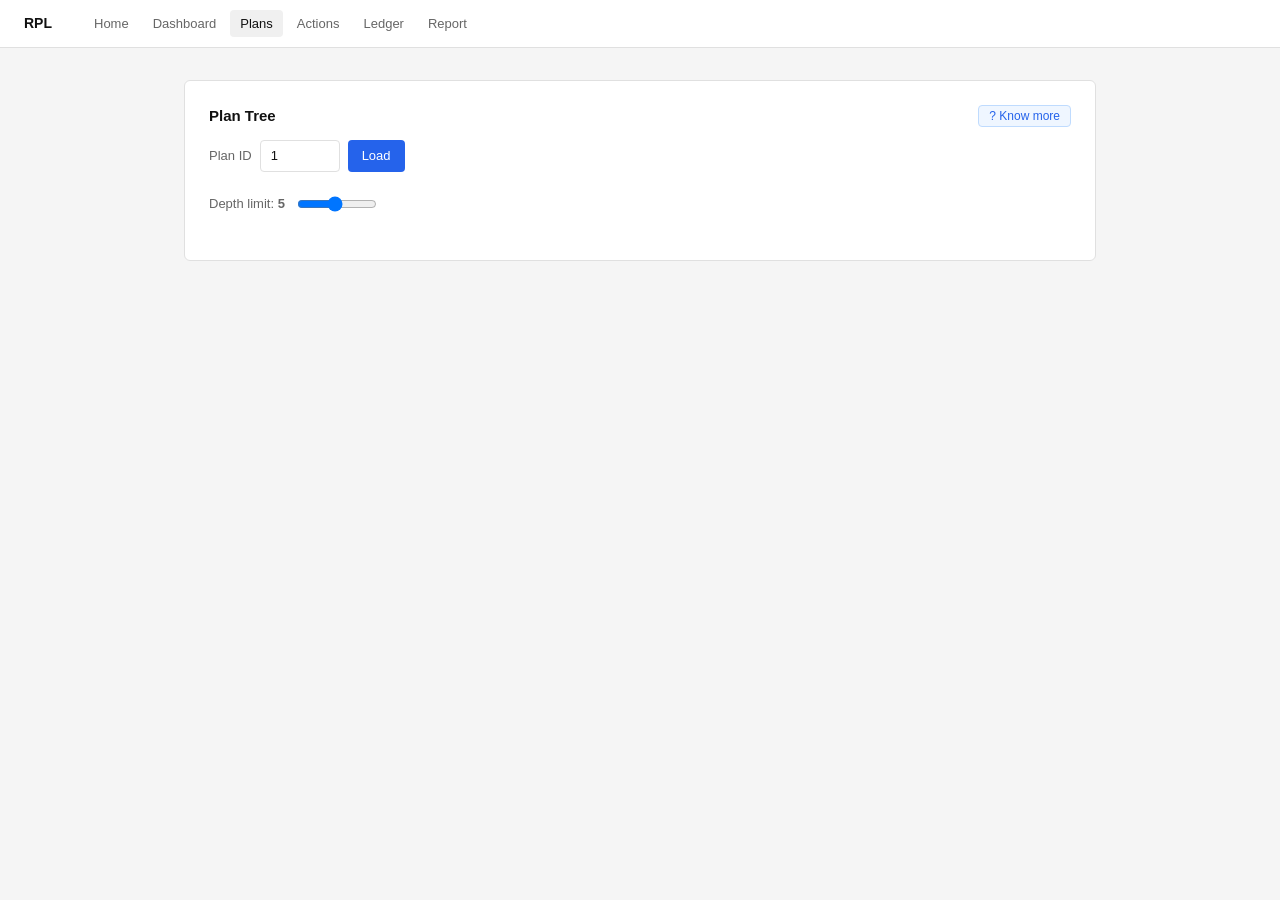
<file: frontend/plan-view.html>
<!doctype html>
<html lang="en">
<head>
  <meta charset="UTF-8">
  <meta name="viewport" content="width=device-width, initial-scale=1.0">
  <title>Plans — RPL</title>
  <link rel="stylesheet" href="styles.css">
  <script src="config.js"></script>
  <script src="help.js"></script>
</head>
<body class="page">
  <header class="topbar">
    <a class="brand" href="index.html">RPL</a>
    <nav>
      <a href="index.html">Home</a>
      <a href="dashboard.html">Dashboard</a>
      <a href="plan-view.html" class="active">Plans</a>
      <a href="action-detail.html">Actions</a>
      <a href="ledger-view.html">Ledger</a>
      <a href="report.html">Report</a>
    </nav>
  </header>
  <main class="main">
    <div class="card">
      <div style="display:flex;align-items:center;justify-content:space-between;margin-bottom:12px">
        <p class="card-title" style="margin:0">Plan Tree</p>
        <button class="help-btn" onclick="showHelp(event, this, 'plans')">? Know more</button>
      </div>
      <div class="field">
        <label for="planId">Plan ID</label>
        <input id="planId" type="number" value="1" min="1">
        <button class="btn btn-primary" onclick="loadPlan()">Load</button>
      </div>
      <div class="field" style="align-items:center;gap:12px">
        <label for="depthSlider">Depth limit: <strong id="depthVal">5</strong></label>
        <input id="depthSlider" type="range" min="1" max="10" value="5"
               oninput="document.getElementById('depthVal').textContent=this.value; loadPlan()">
      </div>
      <ul class="tree" id="tree"></ul>
    </div>
    <div class="card" id="metricsCard" style="display:none">
      <p class="card-title">Plan Metrics</p>
      <table>
        <thead><tr><th>Metric</th><th>Value</th></tr></thead>
        <tbody id="metricsBody"></tbody>
      </table>
    </div>
  </main>
  <script>
    function statusBadge(status) {
      const s = (status || "PROPOSED").toLowerCase();
      return `<span class="badge badge-${s}">${s}</span>`;
    }

    function renderPlanBranchDepth(plan, currentDepth, depthLimit) {
      const li = document.createElement("li");
      li.innerHTML = `<span><strong>${plan.name}</strong></span>${statusBadge(plan.status || "PROPOSED")}`;
      if (currentDepth >= depthLimit) {
        li.innerHTML += ` <em style="color:var(--muted)">(collapsed)</em>`;
        return li;
      }
      const kids = document.createElement("ul");
      kids.className = "tree";
      (plan.actions || []).forEach(action => {
        const aLi = document.createElement("li");
        aLi.className = "tree-child";
        aLi.innerHTML = `<span>${action.name}</span>${statusBadge(action.status)}`;
        kids.appendChild(aLi);
      });
      (plan.subPlans || []).forEach(sub => {
        kids.appendChild(renderPlanBranchDepth(sub, currentDepth + 1, depthLimit));
      });
      if (kids.childElementCount > 0) li.appendChild(kids);
      return li;
    }

    async function loadPlan() {
      const id = document.getElementById("planId").value;
      const depthLimit = parseInt(document.getElementById("depthSlider").value, 10);
      const tree = document.getElementById("tree");
      tree.innerHTML = "";
      try {
        const plan = await fetch(`${API_BASE}/api/plans/${id}`).then(r => r.json());
        tree.appendChild(renderPlanBranchDepth(plan, 0, depthLimit));
        loadMetrics(id);
      } catch {
        tree.innerHTML = `<li style="color:var(--muted)">Could not load plan.</li>`;
      }
    }

    async function loadMetrics(id) {
      const card = document.getElementById("metricsCard");
      const tbody = document.getElementById("metricsBody");
      try {
        const m = await fetch(`${API_BASE}/api/plans/${id}/metrics`).then(r => r.json());
        tbody.innerHTML = `
          <tr><td>Completion ratio</td><td>${(m.completionRatio * 100).toFixed(1)}% (${m.completedLeaves}/${m.totalLeaves} leaves)</td></tr>
          <tr><td>Total resource cost</td><td>${m.totalResourceCost.toFixed(2)}</td></tr>
          <tr><td>Risk score</td><td>${m.riskScore} suspended/abandoned leaf(s)</td></tr>`;
        card.style.display = "block";
      } catch {
        card.style.display = "none";
      }
    }
  </script>
</body>
</html>
</file>
<file: styles.css>
:root {
  --bg: #f5f5f5;
  --card: #ffffff;
  --text: #111111;
  --muted: #666666;
  --border: #e0e0e0;
  --accent: #2563eb;
  --accent-hover: #1d4ed8;
  --danger: #dc2626;
  --success: #16a34a;
  --warn-bg: #fef2f2;
  --warn-border: #fca5a5;
}

* { box-sizing: border-box; margin: 0; padding: 0; }

body {
  font-family: -apple-system, BlinkMacSystemFont, "Segoe UI", Roboto, sans-serif;
  font-size: 14px;
  line-height: 1.5;
  color: var(--text);
  background: var(--bg);
}

/* ── Layout ── */
.page {
  display: flex;
  flex-direction: column;
  min-height: 100vh;
}

.topbar {
  background: var(--card);
  border-bottom: 1px solid var(--border);
  padding: 0 24px;
  display: flex;
  align-items: center;
  gap: 32px;
  height: 48px;
  flex-shrink: 0;
}

.brand {
  font-size: 14px;
  font-weight: 600;
  color: var(--text);
  text-decoration: none;
  white-space: nowrap;
}

nav {
  display: flex;
  gap: 4px;
  flex-wrap: wrap;
}

nav a {
  font-size: 13px;
  color: var(--muted);
  text-decoration: none;
  padding: 4px 10px;
  border-radius: 4px;
  transition: color 0.1s, background 0.1s;
}

nav a:hover, nav a.active {
  color: var(--text);
  background: #f0f0f0;
}

.main {
  flex: 1;
  padding: 32px 24px 48px;
  max-width: 960px;
  width: 100%;
  margin: 0 auto;
}

/* ── Card ── */
.card {
  background: var(--card);
  border: 1px solid var(--border);
  border-radius: 6px;
  padding: 24px;
  margin-bottom: 16px;
}

.card-title {
  font-size: 15px;
  font-weight: 600;
  margin-bottom: 4px;
}

.card-sub {
  font-size: 13px;
  color: var(--muted);
  margin-bottom: 20px;
}

/* ── Forms ── */
.field {
  display: flex;
  align-items: center;
  gap: 8px;
  flex-wrap: wrap;
  margin-bottom: 16px;
}

.field label {
  font-size: 13px;
  color: var(--muted);
  white-space: nowrap;
}

input[type="text"],
input[type="number"],
input {
  height: 32px;
  border: 1px solid var(--border);
  border-radius: 4px;
  padding: 0 10px;
  font-size: 13px;
  color: var(--text);
  background: #fff;
  outline: none;
  transition: border-color 0.15s;
  width: 80px;
}

input:focus { border-color: var(--accent); }

/* ── Buttons ── */
.btn {
  height: 32px;
  padding: 0 14px;
  border: none;
  border-radius: 4px;
  font-size: 13px;
  font-weight: 500;
  cursor: pointer;
  display: inline-flex;
  align-items: center;
  gap: 6px;
  transition: background 0.1s;
  text-decoration: none;
}

.btn-primary {
  background: var(--accent);
  color: #fff;
}
.btn-primary:hover { background: var(--accent-hover); }

.btn-ghost {
  background: transparent;
  color: var(--text);
  border: 1px solid var(--border);
}
.btn-ghost:hover { background: #f5f5f5; }

.btn-danger {
  background: var(--danger);
  color: #fff;
}
.btn-danger:hover { background: #b91c1c; }

.actions-row {
  display: flex;
  gap: 8px;
  flex-wrap: wrap;
  margin-bottom: 16px;
}

/* ── Table ── */
table {
  width: 100%;
  border-collapse: collapse;
  font-size: 13px;
}

thead th {
  text-align: left;
  font-size: 11px;
  font-weight: 600;
  text-transform: uppercase;
  letter-spacing: 0.06em;
  color: var(--muted);
  padding: 8px 12px;
  border-bottom: 1px solid var(--border);
}

tbody td {
  padding: 10px 12px;
  border-bottom: 1px solid #f0f0f0;
  color: var(--text);
}

tbody tr:last-child td { border-bottom: none; }
tbody tr:hover td { background: #fafafa; }

/* ── Nav grid (home) ── */
.nav-grid {
  display: grid;
  gap: 10px;
  grid-template-columns: repeat(auto-fill, minmax(180px, 1fr));
}

.nav-tile {
  border: 1px solid var(--border);
  border-radius: 6px;
  padding: 16px;
  text-decoration: none;
  color: var(--text);
  background: #fff;
  transition: border-color 0.15s, background 0.15s;
}

.nav-tile:hover { border-color: var(--accent); background: #f8f9ff; }

.nav-tile strong { display: block; font-size: 14px; margin-bottom: 4px; }
.nav-tile span { font-size: 12px; color: var(--muted); }

/* ── Status badges ── */
.badge {
  display: inline-block;
  font-size: 11px;
  font-weight: 500;
  padding: 2px 7px;
  border-radius: 3px;
  text-transform: uppercase;
  letter-spacing: 0.04em;
}

.badge-proposed  { background: #f0f0f0; color: #555; }
.badge-active    { background: #dcfce7; color: #15803d; }
.badge-suspended { background: #fef9c3; color: #a16207; }
.badge-completed { background: #dbeafe; color: #1d4ed8; }
.badge-abandoned { background: #fee2e2; color: #b91c1c; }
.badge-pool      { background: #f3e8ff; color: #7e22ce; }

/* ── Values ── */
.negative { color: var(--danger); font-weight: 600; }
.positive  { color: var(--success); font-weight: 600; }

/* ── Alert ── */
.alert {
  display: none;
  background: var(--warn-bg);
  border: 1px solid var(--warn-border);
  border-radius: 4px;
  color: var(--danger);
  font-size: 13px;
  padding: 10px 14px;
  margin-bottom: 16px;
}

/* ── Tree list ── */
.tree {
  list-style: none;
  margin-top: 16px;
}

.tree li {
  padding: 10px 14px;
  border: 1px solid var(--border);
  border-radius: 4px;
  margin-bottom: 6px;
  background: #fff;
  display: flex;
  align-items: center;
  justify-content: space-between;
  font-size: 13px;
}

.tree li.tree-child { margin-left: 24px; }

/* ── Pre / code output ── */
pre {
  background: #1e1e1e;
  color: #d4d4d4;
  border-radius: 4px;
  padding: 16px;
  font-size: 12px;
  line-height: 1.6;
  overflow: auto;
  font-family: "SFMono-Regular", Consolas, "Liberation Mono", Menlo, monospace;
  margin-top: 16px;
}
</file>
<file: frontend/styles.css>
:root {
  --bg: #f5f5f5;
  --card: #ffffff;
  --text: #111111;
  --muted: #666666;
  --border: #e0e0e0;
  --accent: #2563eb;
  --accent-hover: #1d4ed8;
  --danger: #dc2626;
  --success: #16a34a;
  --warn-bg: #fef2f2;
  --warn-border: #fca5a5;
}

* { box-sizing: border-box; margin: 0; padding: 0; }

body {
  font-family: -apple-system, BlinkMacSystemFont, "Segoe UI", Roboto, sans-serif;
  font-size: 14px;
  line-height: 1.5;
  color: var(--text);
  background: var(--bg);
}

/* ── Layout ── */
.page {
  display: flex;
  flex-direction: column;
  min-height: 100vh;
}

.topbar {
  background: var(--card);
  border-bottom: 1px solid var(--border);
  padding: 0 24px;
  display: flex;
  align-items: center;
  gap: 32px;
  height: 48px;
  flex-shrink: 0;
}

.brand {
  font-size: 14px;
  font-weight: 600;
  color: var(--text);
  text-decoration: none;
  white-space: nowrap;
}

nav {
  display: flex;
  gap: 4px;
  flex-wrap: wrap;
}

nav a {
  font-size: 13px;
  color: var(--muted);
  text-decoration: none;
  padding: 4px 10px;
  border-radius: 4px;
  transition: color 0.1s, background 0.1s;
}

nav a:hover, nav a.active {
  color: var(--text);
  background: #f0f0f0;
}

.main {
  flex: 1;
  padding: 32px 24px 48px;
  max-width: 960px;
  width: 100%;
  margin: 0 auto;
}

/* ── Card ── */
.card {
  background: var(--card);
  border: 1px solid var(--border);
  border-radius: 6px;
  padding: 24px;
  margin-bottom: 16px;
}

.card-title {
  font-size: 15px;
  font-weight: 600;
  margin-bottom: 4px;
}

.card-sub {
  font-size: 13px;
  color: var(--muted);
  margin-bottom: 20px;
}

/* ── Forms ── */
.field {
  display: flex;
  align-items: center;
  gap: 8px;
  flex-wrap: wrap;
  margin-bottom: 16px;
}

.field label {
  font-size: 13px;
  color: var(--muted);
  white-space: nowrap;
}

input[type="text"],
input[type="number"],
input {
  height: 32px;
  border: 1px solid var(--border);
  border-radius: 4px;
  padding: 0 10px;
  font-size: 13px;
  color: var(--text);
  background: #fff;
  outline: none;
  transition: border-color 0.15s;
  width: 80px;
}

input:focus { border-color: var(--accent); }

/* ── Buttons ── */
.btn {
  height: 32px;
  padding: 0 14px;
  border: none;
  border-radius: 4px;
  font-size: 13px;
  font-weight: 500;
  cursor: pointer;
  display: inline-flex;
  align-items: center;
  gap: 6px;
  transition: background 0.1s;
  text-decoration: none;
}

.btn-primary {
  background: var(--accent);
  color: #fff;
}
.btn-primary:hover { background: var(--accent-hover); }

.btn-ghost {
  background: transparent;
  color: var(--text);
  border: 1px solid var(--border);
}
.btn-ghost:hover { background: #f5f5f5; }

.btn-danger {
  background: var(--danger);
  color: #fff;
}
.btn-danger:hover { background: #b91c1c; }

.actions-row {
  display: flex;
  gap: 8px;
  flex-wrap: wrap;
  margin-bottom: 16px;
}

/* ── Table ── */
table {
  width: 100%;
  border-collapse: collapse;
  font-size: 13px;
}

thead th {
  text-align: left;
  font-size: 11px;
  font-weight: 600;
  text-transform: uppercase;
  letter-spacing: 0.06em;
  color: var(--muted);
  padding: 8px 12px;
  border-bottom: 1px solid var(--border);
}

tbody td {
  padding: 10px 12px;
  border-bottom: 1px solid #f0f0f0;
  color: var(--text);
}

tbody tr:last-child td { border-bottom: none; }
tbody tr:hover td { background: #fafafa; }

/* ── Nav grid (home) ── */
.nav-grid {
  display: grid;
  gap: 10px;
  grid-template-columns: repeat(auto-fill, minmax(180px, 1fr));
}

.nav-tile {
  border: 1px solid var(--border);
  border-radius: 6px;
  padding: 16px;
  text-decoration: none;
  color: var(--text);
  background: #fff;
  transition: border-color 0.15s, background 0.15s;
}

.nav-tile:hover { border-color: var(--accent); background: #f8f9ff; }

.nav-tile strong { display: block; font-size: 14px; margin-bottom: 4px; }
.nav-tile span { font-size: 12px; color: var(--muted); }

/* ── Status badges ── */
.badge {
  display: inline-block;
  font-size: 11px;
  font-weight: 500;
  padding: 2px 7px;
  border-radius: 3px;
  text-transform: uppercase;
  letter-spacing: 0.04em;
}

.badge-proposed  { background: #f0f0f0; color: #555; }
.badge-active    { background: #dcfce7; color: #15803d; }
.badge-suspended { background: #fef9c3; color: #a16207; }
.badge-completed { background: #dbeafe; color: #1d4ed8; }
.badge-abandoned { background: #fee2e2; color: #b91c1c; }
.badge-pool      { background: #f3e8ff; color: #7e22ce; }

/* ── Values ── */
.negative { color: var(--danger); font-weight: 600; }
.positive  { color: var(--success); font-weight: 600; }

/* ── Alert ── */
.alert {
  display: none;
  background: var(--warn-bg);
  border: 1px solid var(--warn-border);
  border-radius: 4px;
  color: var(--danger);
  font-size: 13px;
  padding: 10px 14px;
  margin-bottom: 16px;
}

/* ── Tree list ── */
.tree {
  list-style: none;
  margin-top: 16px;
}

.tree li {
  padding: 10px 14px;
  border: 1px solid var(--border);
  border-radius: 4px;
  margin-bottom: 6px;
  background: #fff;
  display: flex;
  align-items: center;
  justify-content: space-between;
  font-size: 13px;
}

.tree li.tree-child { margin-left: 24px; }

/* ── Pre / code output ── */
pre {
  background: #1e1e1e;
  color: #d4d4d4;
  border-radius: 4px;
  padding: 16px;
  font-size: 12px;
  line-height: 1.6;
  overflow: auto;
  font-family: "SFMono-Regular", Consolas, "Liberation Mono", Menlo, monospace;
  margin-top: 16px;
}
</file>
